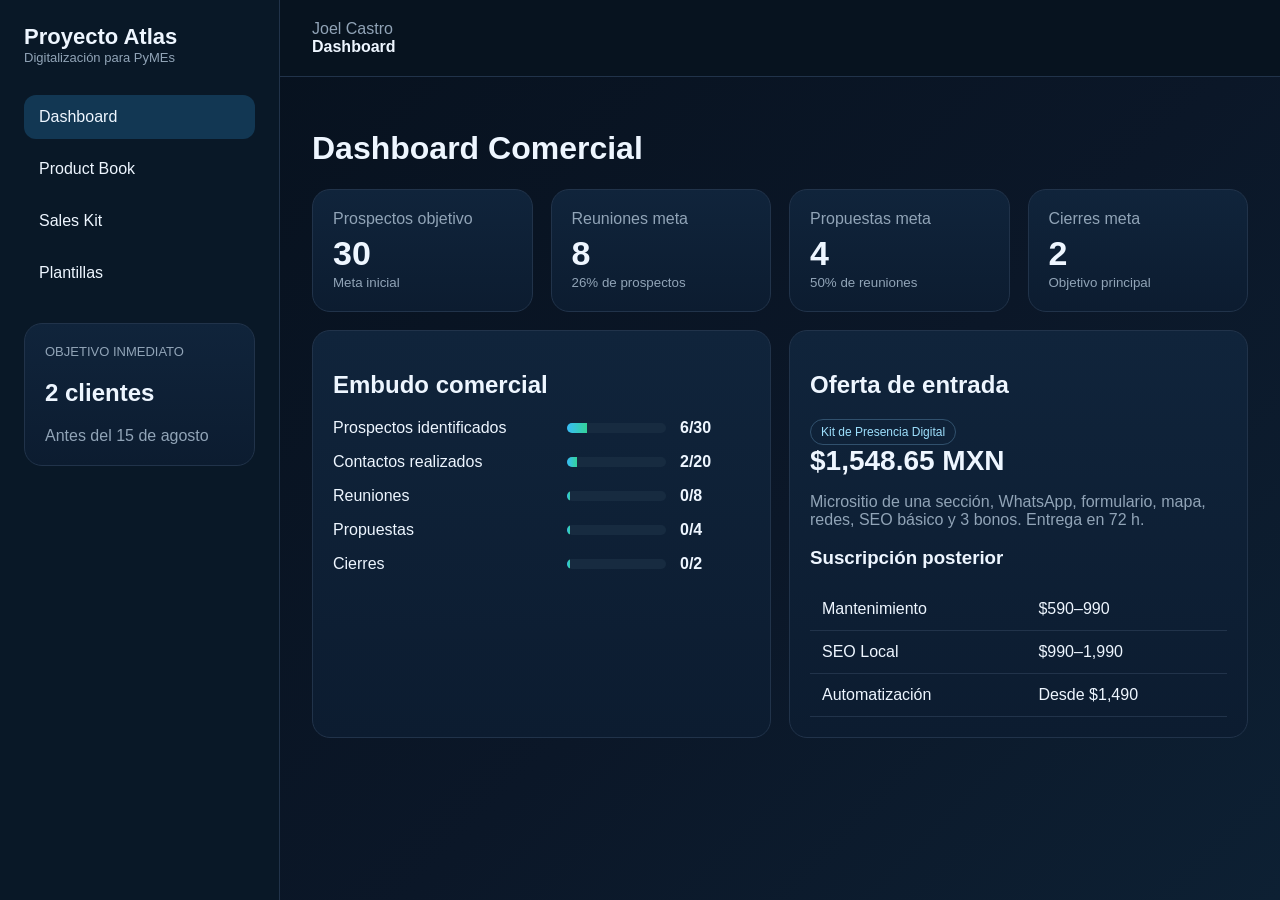
<file: index.html>
<!doctype html><html lang="es"><head><meta charset="utf-8"><meta name="viewport" content="width=device-width,initial-scale=1"><title>Dashboard | Proyecto Atlas</title><link rel="stylesheet" href="assets/css/styles.css"></head><body><div class="layout"><aside class="sidebar"><div class="brand">Proyecto Atlas</div><div class="sub">Digitalización para PyMEs</div><nav class="nav"><a href="index.html" class="active">Dashboard</a><a href="product-book.html" class="">Product Book</a><a href="sales-kit.html" class="">Sales Kit</a><a href="templates.html" class="">Plantillas</a></nav><div class="goal"><div class="sub">OBJETIVO INMEDIATO</div><h2>2 clientes</h2><div class="muted">Antes del 15 de agosto</div></div></aside><main><div class="topbar"><div class="muted">Joel Castro</div><strong>Dashboard</strong></div><div class="content"><h1>Dashboard Comercial</h1>
<div class="grid metrics"><div class="card metric"><span class="muted">Prospectos objetivo</span><strong>30</strong><small class="muted">Meta inicial</small></div><div class="card metric"><span class="muted">Reuniones meta</span><strong>8</strong><small class="muted">26% de prospectos</small></div><div class="card metric"><span class="muted">Propuestas meta</span><strong>4</strong><small class="muted">50% de reuniones</small></div><div class="card metric"><span class="muted">Cierres meta</span><strong>2</strong><small class="muted">Objetivo principal</small></div></div>
<div class="grid two" style="margin-top:18px"><div class="card"><h2>Embudo comercial</h2><div class="funnel"><div class="funnel-row"><span>Prospectos identificados</span><div class="progress"><span style="width:20%"></span></div><b>6/30</b></div><div class="funnel-row"><span>Contactos realizados</span><div class="progress"><span style="width:10%"></span></div><b>2/20</b></div><div class="funnel-row"><span>Reuniones</span><div class="progress"><span style="width:3%"></span></div><b>0/8</b></div><div class="funnel-row"><span>Propuestas</span><div class="progress"><span style="width:3%"></span></div><b>0/4</b></div><div class="funnel-row"><span>Cierres</span><div class="progress"><span style="width:3%"></span></div><b>0/2</b></div></div></div>
<div class="card"><h2>Oferta de entrada</h2><span class="pill">Kit de Presencia Digital</span><div class="price">$1,548.65 MXN</div><p class="muted">Micrositio de una sección, WhatsApp, formulario, mapa, redes, SEO básico y 3 bonos. Entrega en 72 h.</p><h3>Suscripción posterior</h3><table class="table"><tr><td>Mantenimiento</td><td>$590–990</td></tr><tr><td>SEO Local</td><td>$990–1,990</td></tr><tr><td>Automatización</td><td>Desde $1,490</td></tr></table></div></div></div></main></div><script src="assets/js/app.js"></script></body></html>
</file>
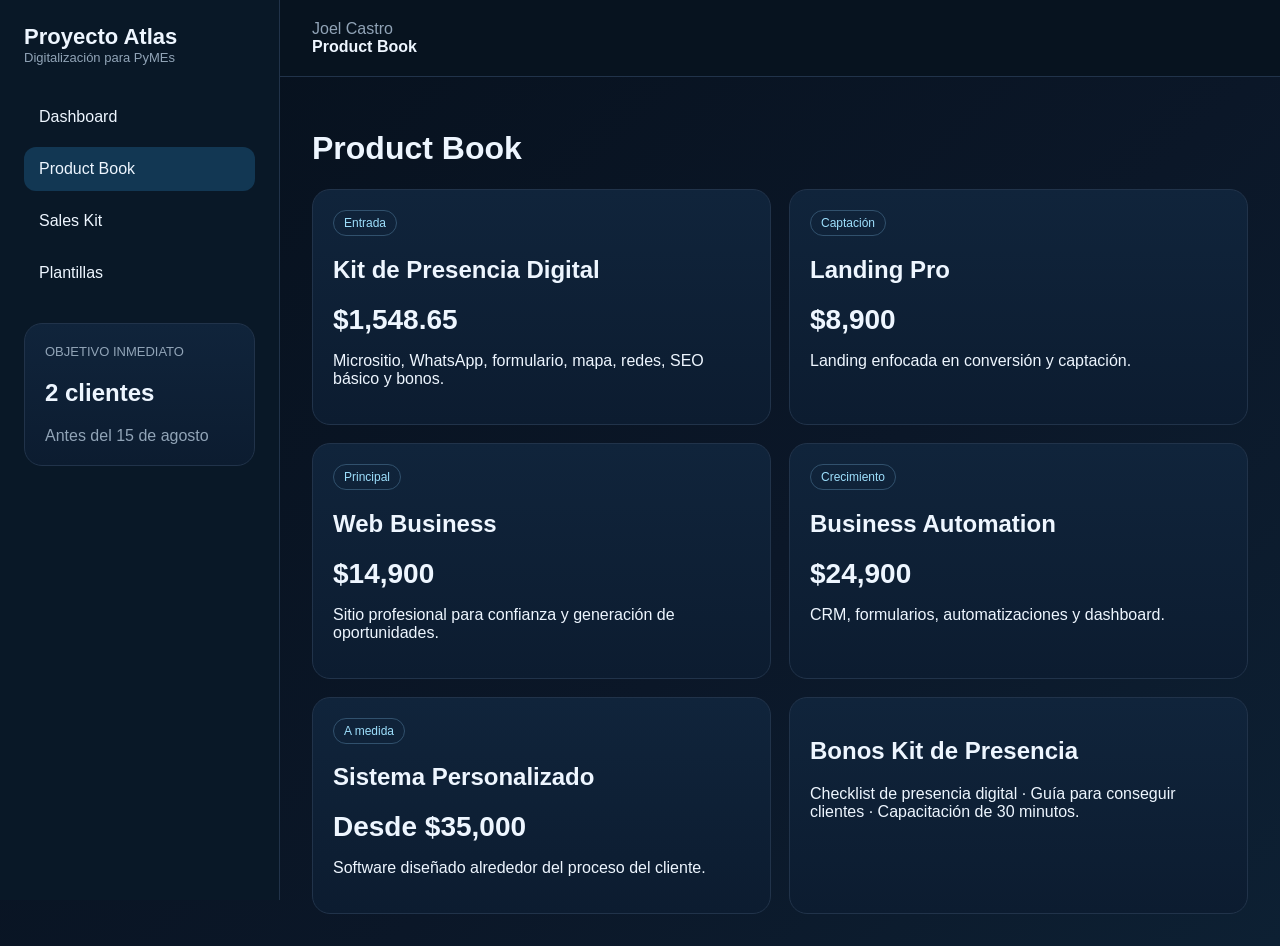
<file: product-book.html>
<!doctype html><html lang="es"><head><meta charset="utf-8"><meta name="viewport" content="width=device-width,initial-scale=1"><title>Product Book | Proyecto Atlas</title><link rel="stylesheet" href="assets/css/styles.css"></head><body><div class="layout"><aside class="sidebar"><div class="brand">Proyecto Atlas</div><div class="sub">Digitalización para PyMEs</div><nav class="nav"><a href="index.html" class="">Dashboard</a><a href="product-book.html" class="active">Product Book</a><a href="sales-kit.html" class="">Sales Kit</a><a href="templates.html" class="">Plantillas</a></nav><div class="goal"><div class="sub">OBJETIVO INMEDIATO</div><h2>2 clientes</h2><div class="muted">Antes del 15 de agosto</div></div></aside><main><div class="topbar"><div class="muted">Joel Castro</div><strong>Product Book</strong></div><div class="content"><h1>Product Book</h1><div class="grid two">
<div class="card"><span class="pill">Entrada</span><h2>Kit de Presencia Digital</h2><div class="price">$1,548.65</div><p>Micrositio, WhatsApp, formulario, mapa, redes, SEO básico y bonos.</p></div>
<div class="card"><span class="pill">Captación</span><h2>Landing Pro</h2><div class="price">$8,900</div><p>Landing enfocada en conversión y captación.</p></div>
<div class="card"><span class="pill">Principal</span><h2>Web Business</h2><div class="price">$14,900</div><p>Sitio profesional para confianza y generación de oportunidades.</p></div>
<div class="card"><span class="pill">Crecimiento</span><h2>Business Automation</h2><div class="price">$24,900</div><p>CRM, formularios, automatizaciones y dashboard.</p></div>
<div class="card"><span class="pill">A medida</span><h2>Sistema Personalizado</h2><div class="price">Desde $35,000</div><p>Software diseñado alrededor del proceso del cliente.</p></div>
<div class="card"><h2>Bonos Kit de Presencia</h2><p>Checklist de presencia digital · Guía para conseguir clientes · Capacitación de 30 minutos.</p></div>
</div></div></main></div><script src="assets/js/app.js"></script></body></html>
</file>
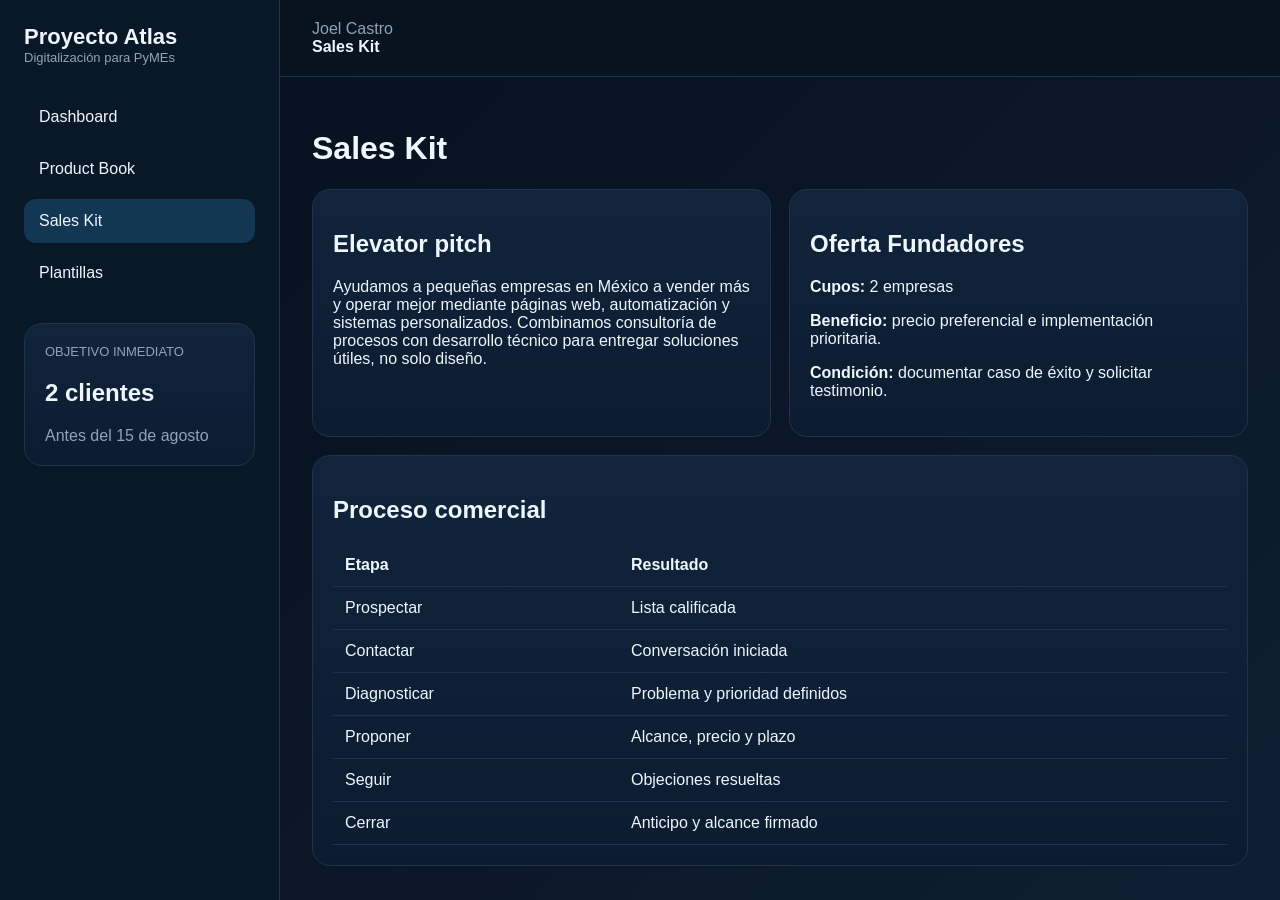
<file: sales-kit.html>
<!doctype html><html lang="es"><head><meta charset="utf-8"><meta name="viewport" content="width=device-width,initial-scale=1"><title>Sales Kit | Proyecto Atlas</title><link rel="stylesheet" href="assets/css/styles.css"></head><body><div class="layout"><aside class="sidebar"><div class="brand">Proyecto Atlas</div><div class="sub">Digitalización para PyMEs</div><nav class="nav"><a href="index.html" class="">Dashboard</a><a href="product-book.html" class="">Product Book</a><a href="sales-kit.html" class="active">Sales Kit</a><a href="templates.html" class="">Plantillas</a></nav><div class="goal"><div class="sub">OBJETIVO INMEDIATO</div><h2>2 clientes</h2><div class="muted">Antes del 15 de agosto</div></div></aside><main><div class="topbar"><div class="muted">Joel Castro</div><strong>Sales Kit</strong></div><div class="content"><h1>Sales Kit</h1><div class="grid two"><div class="card"><h2>Elevator pitch</h2><p>Ayudamos a pequeñas empresas en México a vender más y operar mejor mediante páginas web, automatización y sistemas personalizados. Combinamos consultoría de procesos con desarrollo técnico para entregar soluciones útiles, no solo diseño.</p></div><div class="card"><h2>Oferta Fundadores</h2><p><b>Cupos:</b> 2 empresas</p><p><b>Beneficio:</b> precio preferencial e implementación prioritaria.</p><p><b>Condición:</b> documentar caso de éxito y solicitar testimonio.</p></div></div>
<div class="card" style="margin-top:18px"><h2>Proceso comercial</h2><table class="table"><tr><th>Etapa</th><th>Resultado</th></tr><tr><td>Prospectar</td><td>Lista calificada</td></tr><tr><td>Contactar</td><td>Conversación iniciada</td></tr><tr><td>Diagnosticar</td><td>Problema y prioridad definidos</td></tr><tr><td>Proponer</td><td>Alcance, precio y plazo</td></tr><tr><td>Seguir</td><td>Objeciones resueltas</td></tr><tr><td>Cerrar</td><td>Anticipo y alcance firmado</td></tr></table></div></div></main></div><script src="assets/js/app.js"></script></body></html>
</file>
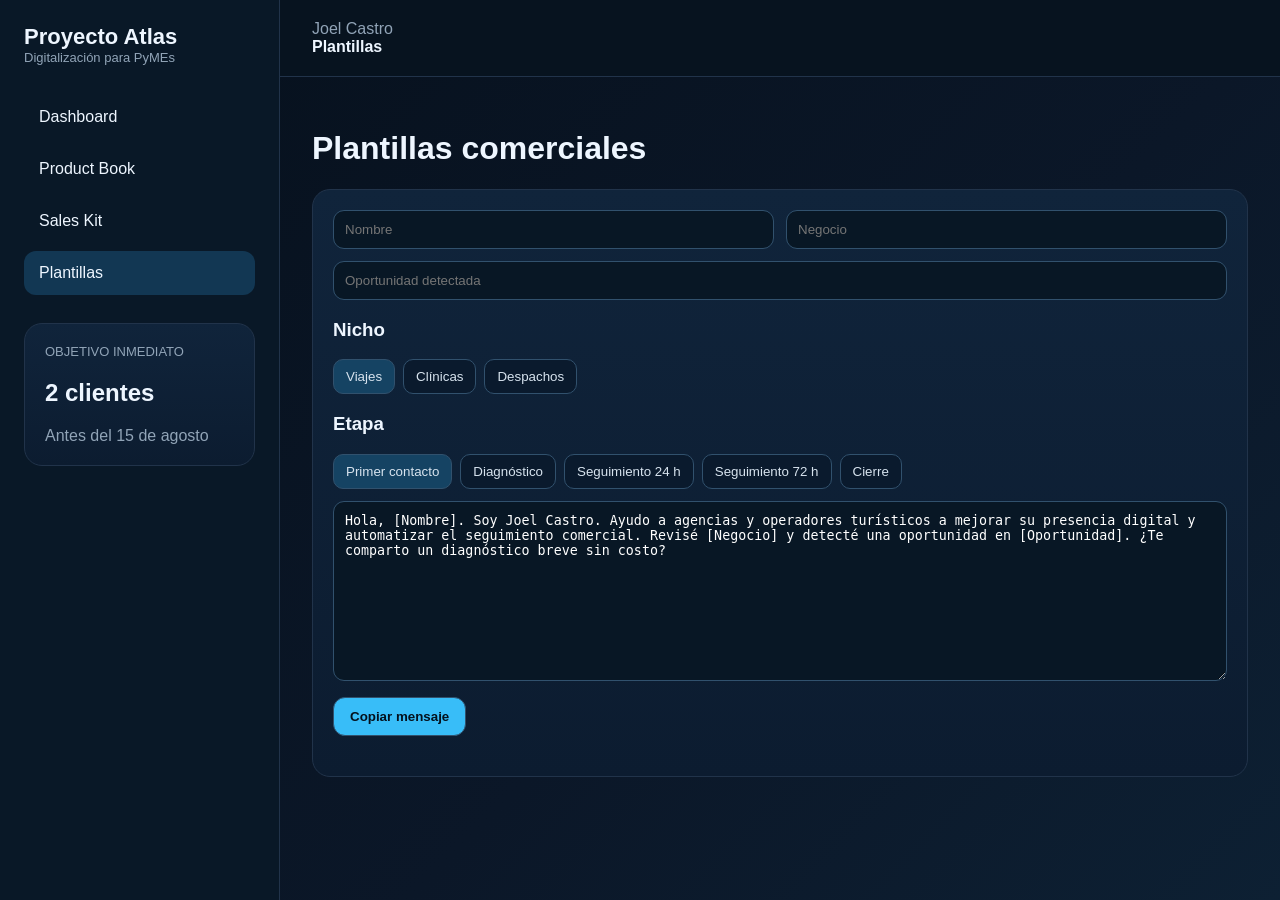
<file: templates.html>
<!doctype html><html lang="es"><head><meta charset="utf-8"><meta name="viewport" content="width=device-width,initial-scale=1"><title>Plantillas | Proyecto Atlas</title><link rel="stylesheet" href="assets/css/styles.css"></head><body><div class="layout"><aside class="sidebar"><div class="brand">Proyecto Atlas</div><div class="sub">Digitalización para PyMEs</div><nav class="nav"><a href="index.html" class="">Dashboard</a><a href="product-book.html" class="">Product Book</a><a href="sales-kit.html" class="">Sales Kit</a><a href="templates.html" class="active">Plantillas</a></nav><div class="goal"><div class="sub">OBJETIVO INMEDIATO</div><h2>2 clientes</h2><div class="muted">Antes del 15 de agosto</div></div></aside><main><div class="topbar"><div class="muted">Joel Castro</div><strong>Plantillas</strong></div><div class="content"><h1>Plantillas comerciales</h1><div class="card"><div class="form-grid"><input class="input" id="name" placeholder="Nombre"><input class="input" id="business" placeholder="Negocio"><input class="input" id="opportunity" placeholder="Oportunidad detectada" style="grid-column:1/-1"></div>
<h3>Nicho</h3><div class="tabs"><button class="active" data-niche="viajes">Viajes</button><button data-niche="clinicas">Clínicas</button><button data-niche="despachos">Despachos</button></div>
<h3>Etapa</h3><div class="tabs"><button class="active" data-stage="contacto">Primer contacto</button><button data-stage="diagnostico">Diagnóstico</button><button data-stage="s24">Seguimiento 24 h</button><button data-stage="s72">Seguimiento 72 h</button><button data-stage="cierre">Cierre</button></div>
<textarea id="message" class="textarea"></textarea><div style="margin-top:12px"><button id="copy" class="btn primary">Copiar mensaje</button></div><div id="status" class="status"></div></div></div></main></div><script src="assets/js/app.js"></script></body></html>
</file>
<file: assets/css/styles.css>
:root{--bg:#07111f;--panel:#0d1b2a;--panel2:#132238;--text:#eef6ff;--muted:#91a4b7;--accent:#38bdf8;--green:#34d399;--line:#21334a}
*{box-sizing:border-box}body{margin:0;background:linear-gradient(135deg,#06101c,#0b1728 60%,#0d2033);color:var(--text);font-family:Arial,sans-serif;min-height:100vh}
a{color:inherit;text-decoration:none}.layout{display:grid;grid-template-columns:280px 1fr;min-height:100vh}.sidebar{padding:24px;border-right:1px solid var(--line);background:#091827;position:sticky;top:0;height:100vh}.brand{font-size:22px;font-weight:800}.sub{color:var(--muted);font-size:13px}.nav{display:grid;gap:8px;margin-top:30px}.nav a{padding:13px 15px;border-radius:12px}.nav a.active,.nav a:hover{background:#123753}.goal,.card{background:linear-gradient(180deg,#10243b,#0c1c30);border:1px solid var(--line);border-radius:18px;padding:20px}.goal{margin-top:28px}.topbar{padding:20px 32px;border-bottom:1px solid var(--line);background:#07131f}.content{max-width:1400px;margin:auto;padding:32px}.muted{color:var(--muted)}.grid{display:grid;gap:18px}.metrics{grid-template-columns:repeat(4,1fr)}.two{grid-template-columns:1fr 1fr}.metric strong{display:block;font-size:34px;margin-top:6px}.progress{height:10px;background:#172b40;border-radius:999px;overflow:hidden}.progress span{display:block;height:100%;background:linear-gradient(90deg,var(--accent),var(--green))}
.funnel{display:grid;gap:16px}.funnel-row{display:grid;grid-template-columns:220px 1fr 70px;gap:14px;align-items:center}.table{width:100%;border-collapse:collapse}.table th,.table td{padding:12px;border-bottom:1px solid var(--line);text-align:left}.pill{display:inline-block;padding:5px 10px;border-radius:999px;border:1px solid #31516d;color:#9ddffc;font-size:12px}.price{font-size:28px;font-weight:800}.btn{display:inline-block;padding:11px 16px;border-radius:12px;border:1px solid #31516d;background:#10243b;color:white;cursor:pointer}.btn.primary{background:var(--accent);color:#04111d;font-weight:800}.tabs{display:flex;gap:8px;flex-wrap:wrap;margin:12px 0}.tabs button{padding:9px 12px;border-radius:10px;background:#0a1a2d;color:#d7e3ee;border:1px solid #31516d;cursor:pointer}.tabs button.active{background:#154363}.form-grid{display:grid;grid-template-columns:1fr 1fr;gap:12px}.input,.textarea{width:100%;background:#081725;color:white;border:1px solid #31516d;border-radius:11px;padding:11px}.textarea{min-height:180px;resize:vertical}.status{color:#7de5b5;font-size:13px;min-height:20px}
@media(max-width:1000px){.layout{grid-template-columns:1fr}.sidebar{position:relative;height:auto}.metrics,.two{grid-template-columns:1fr 1fr}}@media(max-width:650px){.metrics,.two,.form-grid{grid-template-columns:1fr}.funnel-row{grid-template-columns:1fr}}
</file>
